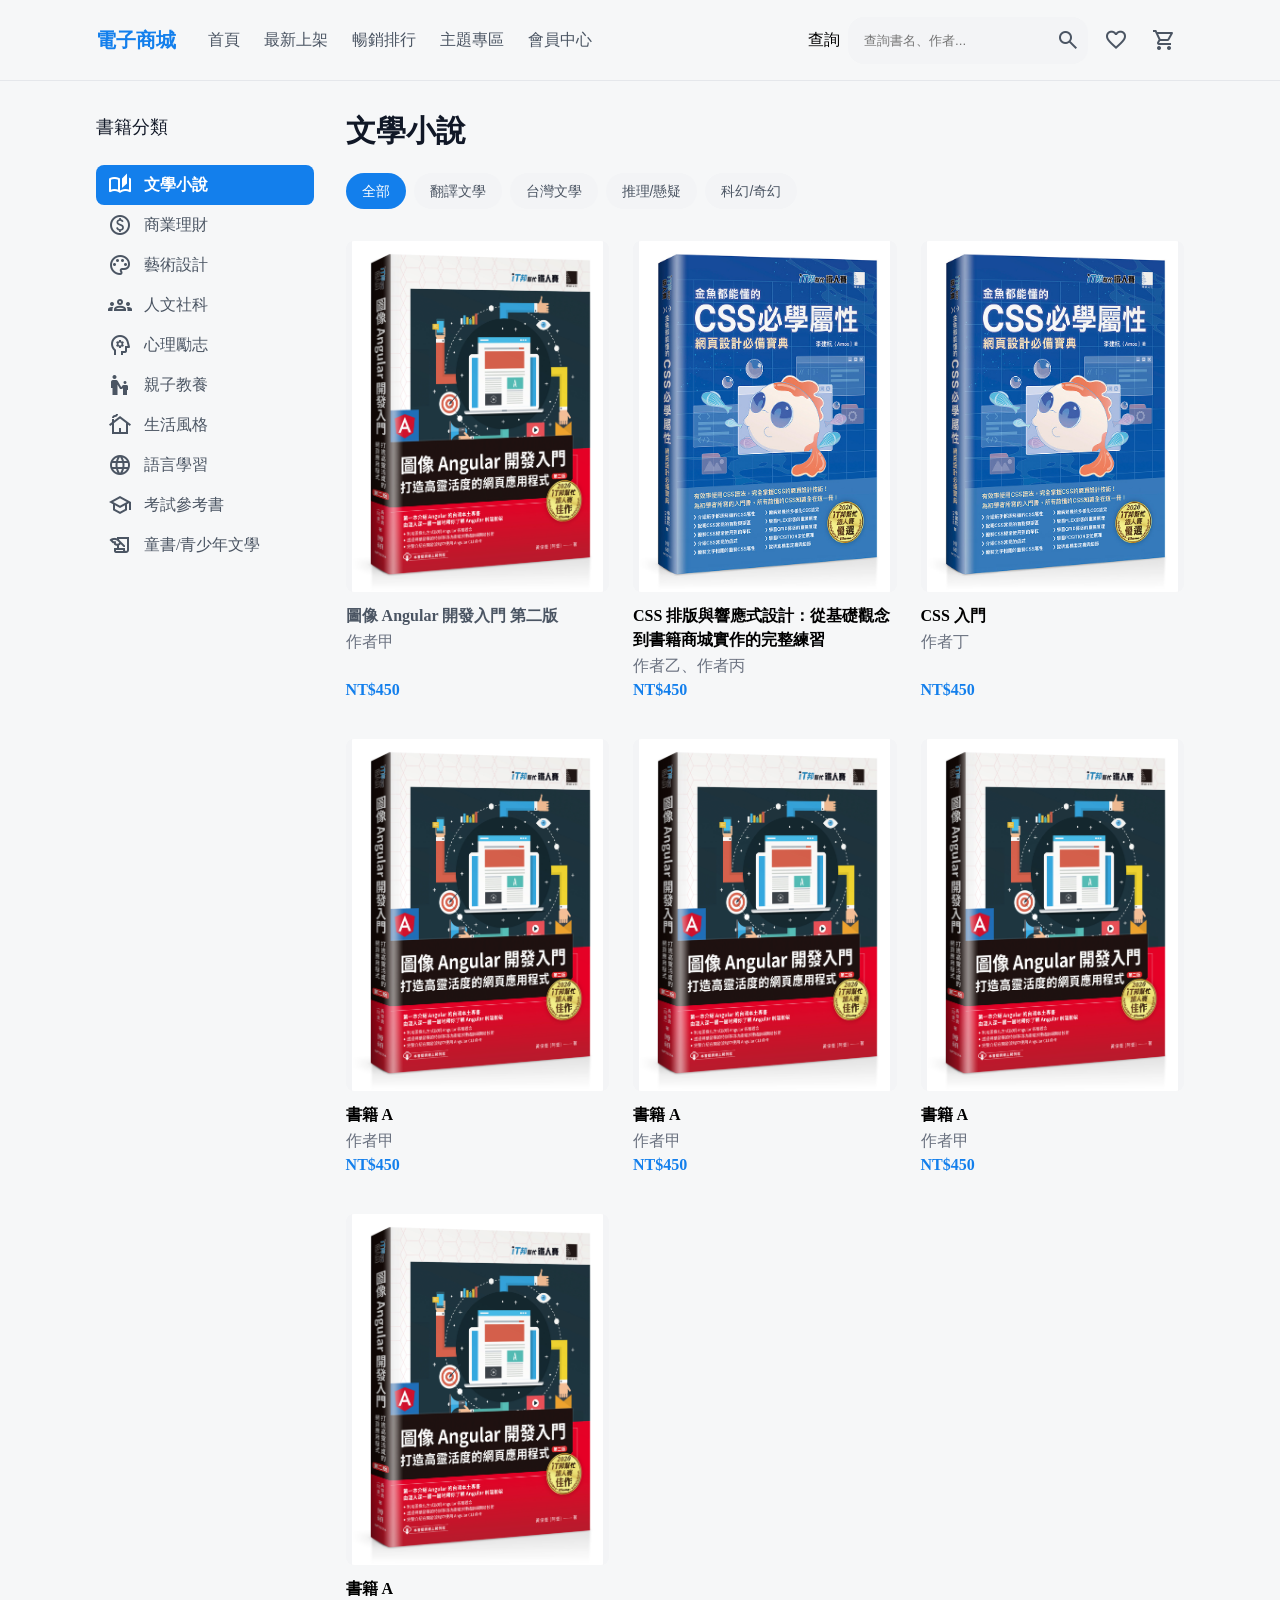
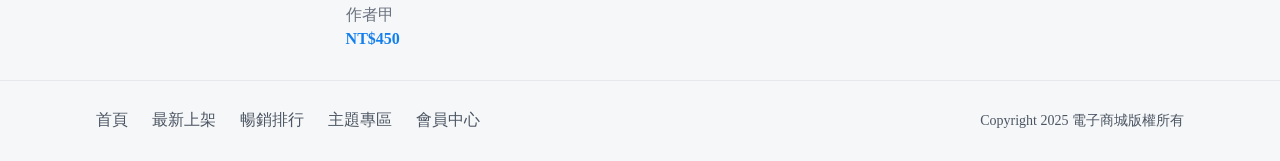
<file: src/index.html>
<!doctype html>
<html lang="zh-Hant">
  <head>
    <meta charset="UTF-8" />
    <meta name="viewport" content="width=device-width, initial-scale=1.0" />
    <title>電子商城</title>
    <link href="https://fonts.googleapis.com/css2?family=MaterialSymbolsOutlined" rel="stylesheet" />
    <link rel="stylesheet" href="style.min.css" />
  </head>
  <body>
    <section>
      <header>
        <div class="container">
          <div class="header-inner">
            <div class="header-brand">
              <h3 class="site-title">電子商城</h3>
              <nav>
                <a href="#">首頁</a>
                <a href="#">最新上架</a>
                <a href="#">暢銷排行</a>
                <a href="#">主題專區</a>
                <a href="#">會員中心</a>
              </nav>
            </div>
            <div class="header-actions">
              <label for="book-search">查詢</label>
              <div class="search">
                <input id="book-search" type="search" placeholder="查詢書名、作者..." />
                <button type="button" aria-label="搜尋">
                  <span class="material-symbols-outlined" aria-hidden="true">search</span>
                </button>
              </div>
              <button type="button" aria-label="我的最愛">
                <span class="material-symbols-outlined" aria-hidden="true">favorite</span>
              </button>
              <button type="button" aria-label="購物車">
                <span class="material-symbols-outlined" aria-hidden="true">shopping_cart</span>
              </button>
            </div>
          </div>
        </div>
      </header>
      <div class="main">
        <div class="container">
          <div class="content-layout">
            <aside class="category-sidebar">
              <h2 id="category-title">書籍分類</h2>
              <nav class="category-nav" aria-labelledby="category-title">
                <a href="#" class="active" aria-current="true">
                  <span class="material-symbols-outlined" aria-hidden="true">auto_stories</span>
                  <span>文學小說</span>
                </a>
                <a href="#">
                  <span class="material-symbols-outlined" aria-hidden="true">paid</span>
                  <span>商業理財</span>
                </a>
                <a href="#">
                  <span class="material-symbols-outlined" aria-hidden="true">palette</span>
                  <span>藝術設計</span>
                </a>
                <a href="#">
                  <span class="material-symbols-outlined" aria-hidden="true">groups</span>
                  <span>人文社科</span>
                </a>
                <a href="#">
                  <span class="material-symbols-outlined" aria-hidden="true">psychology</span>
                  <span>心理勵志</span>
                </a>
                <a href="#">
                  <span class="material-symbols-outlined" aria-hidden="true">escalator_warning</span>
                  <span>親子教養</span>
                </a>
                <a href="#">
                  <span class="material-symbols-outlined" aria-hidden="true">cottage</span>
                  <span>生活風格</span>
                </a>
                <a href="#">
                  <span class="material-symbols-outlined" aria-hidden="true">language</span>
                  <span>語言學習</span>
                </a>
                <a href="#">
                  <span class="material-symbols-outlined" aria-hidden="true">school</span>
                  <span>考試參考書</span>
                </a>
                <a href="#">
                  <span class="material-symbols-outlined" aria-hidden="true">history_edu</span>
                  <span>童書/青少年文學</span>
                </a>
              </nav>
            </aside>
            <main class="book-main">
              <h1>文學小說</h1>
              <div class="mobile-tools">
                <label for="mobile-search">書名或作者</label>
                <input id="mobile-search" type="search" placeholder="輸入書名或作者" />
                <details>
                  <summary>書籍分類</summary>
                  <nav aria-label="手機書籍分類">
                    <a href="#" aria-current="true">文學小說</a>
                    <a href="#">商業理財</a>
                    <a href="#">藝術設計</a>
                    <a href="#">人文社科</a>
                    <a href="#">心理勵志</a>
                    <a href="#">親子教養</a>
                    <a href="#">生活風格</a>
                    <a href="#">語言學習</a>
                    <a href="#">考試參考書</a>
                    <a href="#">童書/青少年文學</a>
                  </nav>
                </details>
              </div>
              <div class="tag">
                <button type="button" class="selected">全部</button>
                <button type="button">翻譯文學</button>
                <button type="button">台灣文學</button>
                <button type="button">推理/懸疑</button>
                <button type="button">科幻/奇幻</button>
              </div>
              <div class="books">
                <div>
                  <img src="./assets/images/angular.jpg" alt="圖像 Angular 開發入門第二版封面" />
                  <h4><a href="./book.html" target="_blank">圖像 Angular 開發入門 第二版</a></h4>
                  <span>作者甲</span>
                  <span>NT$450</span>
                </div>
                <div>
                  <img src="./assets/images/css.jpg" alt="CSS 書籍封面" />
                  <h4>CSS 排版與響應式設計：從基礎觀念到書籍商城實作的完整練習</h4>
                  <span>作者乙、作者丙</span>
                  <span>NT$450</span>
                </div>
                <div>
                  <img src="./assets/images/css.jpg" alt="CSS 書籍封面" />
                  <h4>CSS 入門</h4>
                  <span>作者丁</span>
                  <span>NT$450</span>
                </div>
                <div>
                  <img src="./assets/images/angular.jpg" alt="圖像 Angular 開發入門第二版封面" />
                  <h4>書籍 A</h4>
                  <span>作者甲</span>
                  <span>NT$450</span>
                </div>
                <div>
                  <img src="./assets/images/angular.jpg" alt="圖像 Angular 開發入門第二版封面" />
                  <h4>書籍 A</h4>
                  <span>作者甲</span>
                  <span>NT$450</span>
                </div>
                <div>
                  <img src="./assets/images/angular.jpg" alt="圖像 Angular 開發入門第二版封面" />
                  <h4>書籍 A</h4>
                  <span>作者甲</span>
                  <span>NT$450</span>
                </div>
                <div>
                  <img src="./assets/images/angular.jpg" alt="圖像 Angular 開發入門第二版封面" />
                  <h4>書籍 A</h4>
                  <span>作者甲</span>
                  <span>NT$450</span>
                </div>
              </div>
            </main>
          </div>
        </div>
      </div>
      <footer>
        <div class="container">
          <div class="footer-inner">
            <nav class="footer-nav" aria-label="頁尾導覽">
              <a href="#">首頁</a>
              <a href="#">最新上架</a>
              <a href="#">暢銷排行</a>
              <a href="#">主題專區</a>
              <a href="#">會員中心</a>
            </nav>
            <p>Copyright 2025 電子商城版權所有</p>
          </div>
        </div>
      </footer>
    </section>
  </body>
</html>
</file>
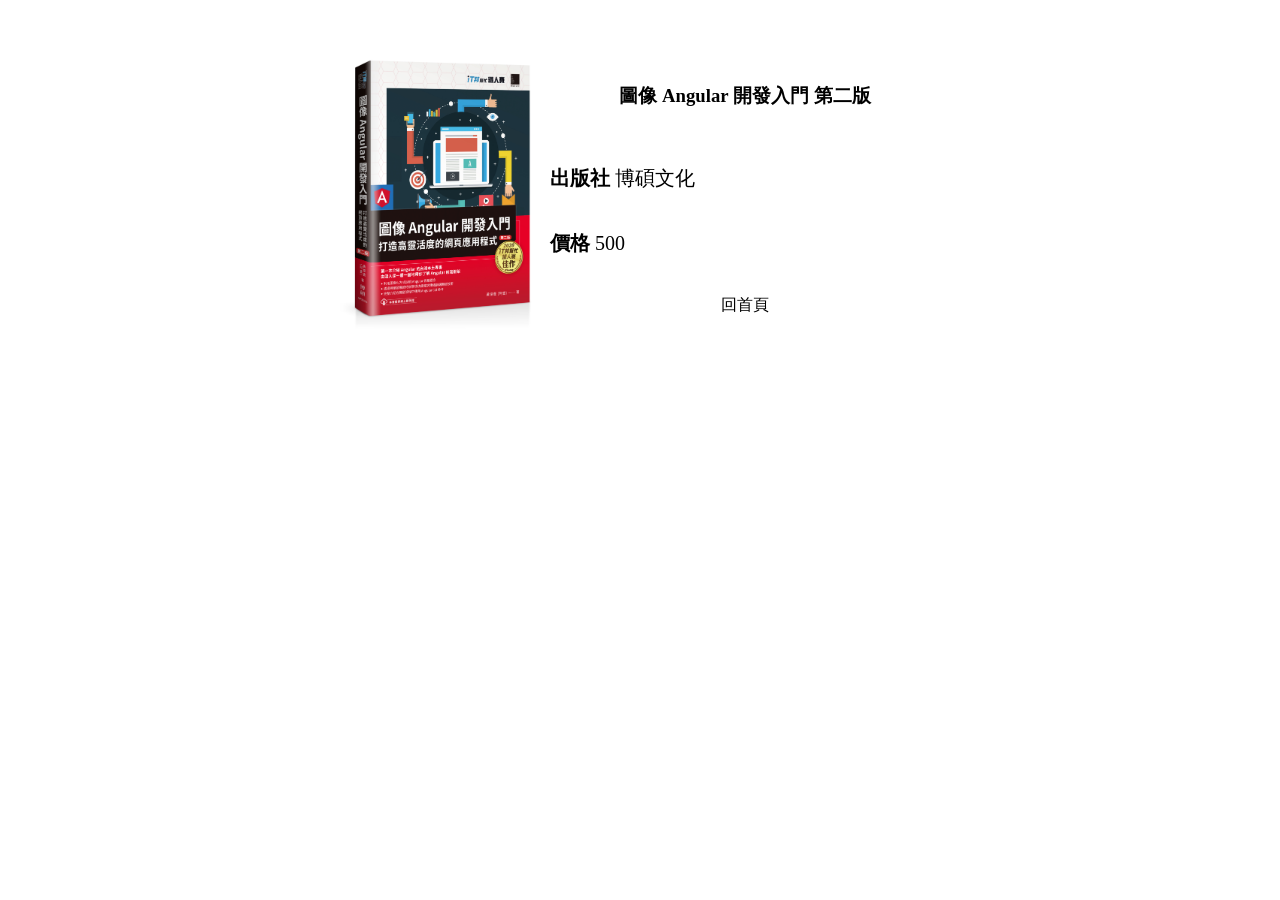
<file: src/angular.html>
<!doctype html>
<html lang="en">
  <head>
    <meta charset="UTF-8" />
    <meta name="viewport" content="width=device-width, initial-scale=1.0" />
    <title>圖像 Angular 開發入門 第二版</title>
    <link rel="stylesheet" href="angular.css" />
  </head>
  <body>
    <section class="container">
      <img src="./assets/images/angular.jpg" alt="" />
      <h3>圖像 Angular 開發入門 第二版</h3>
      <div class="column">
        <strong>出版社</strong>
        <span>博碩文化</span>
      </div>
      <div class="column">
        <strong>價格</strong>
        <span>500</span>
      </div>
      <div class="toolbar">
        <a href="./index.html">回首頁</a>
      </div>
    </section>
  </body>
</html>
</file>
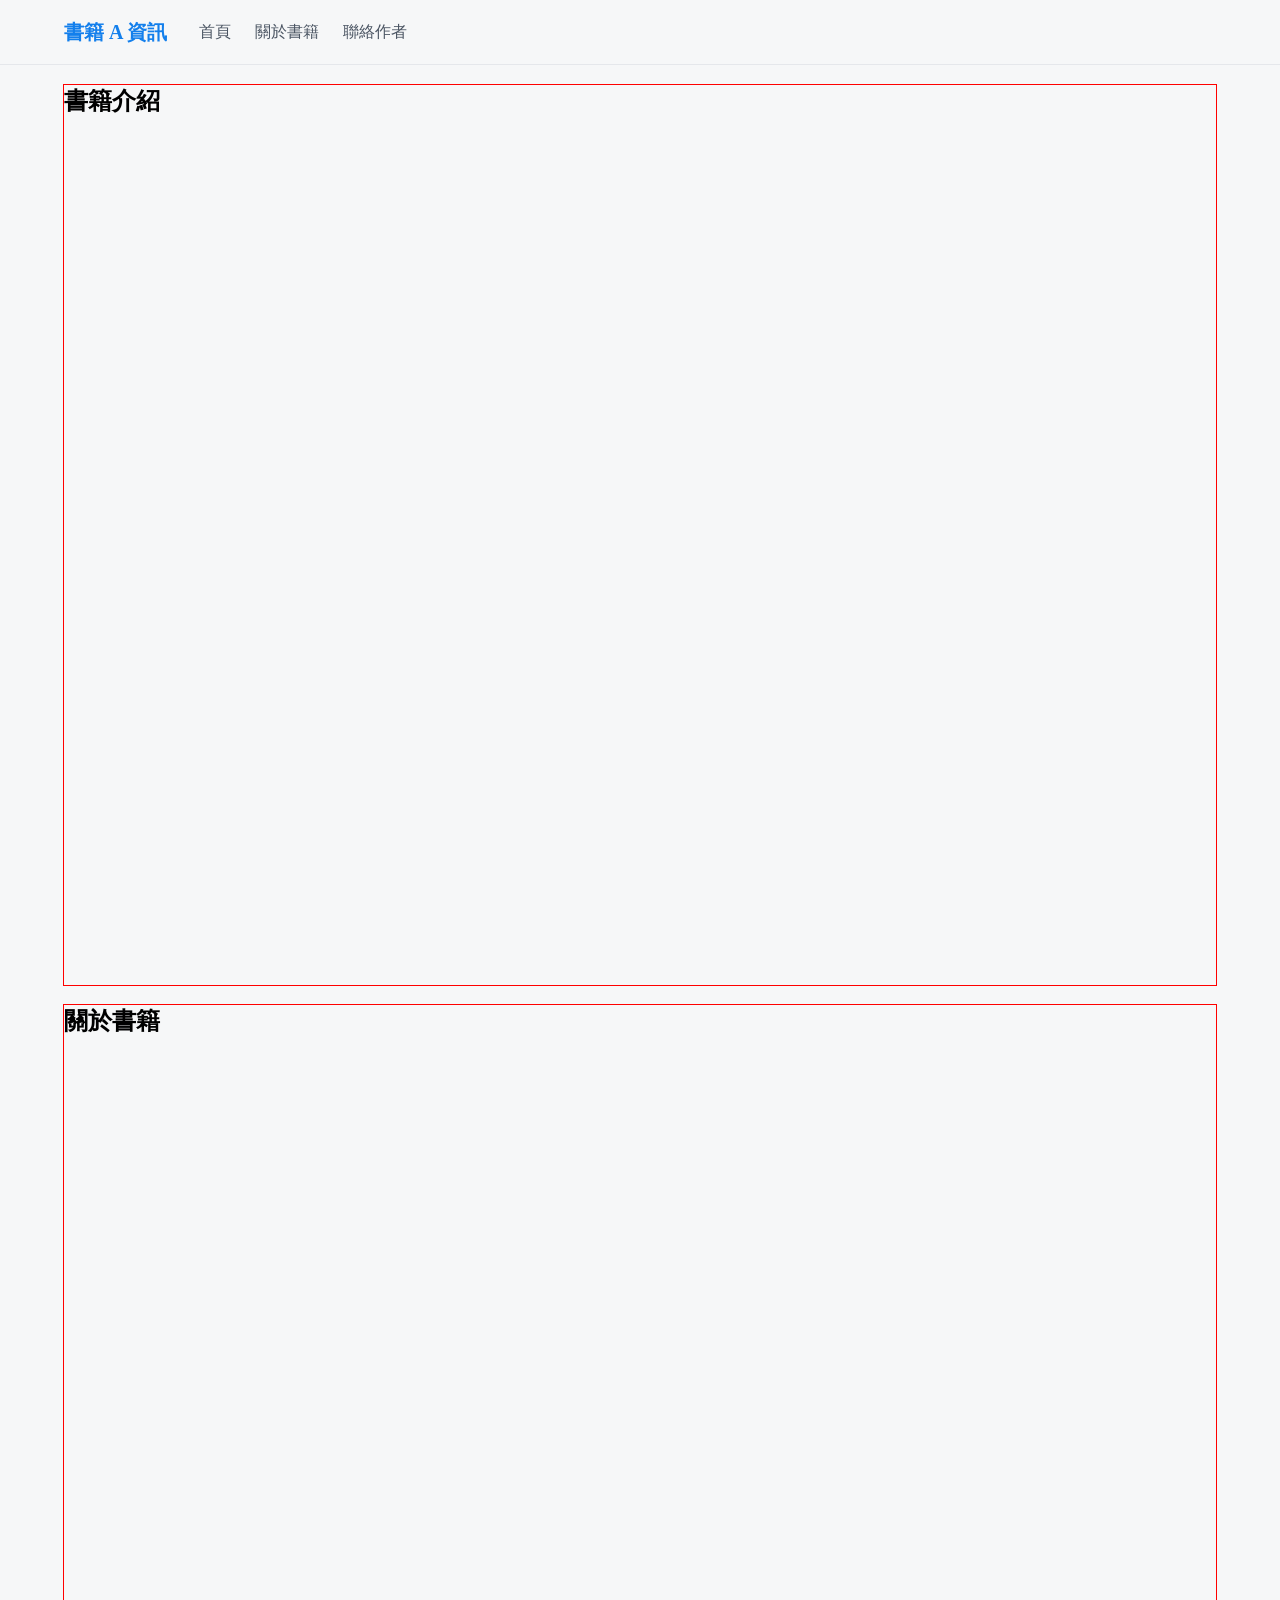
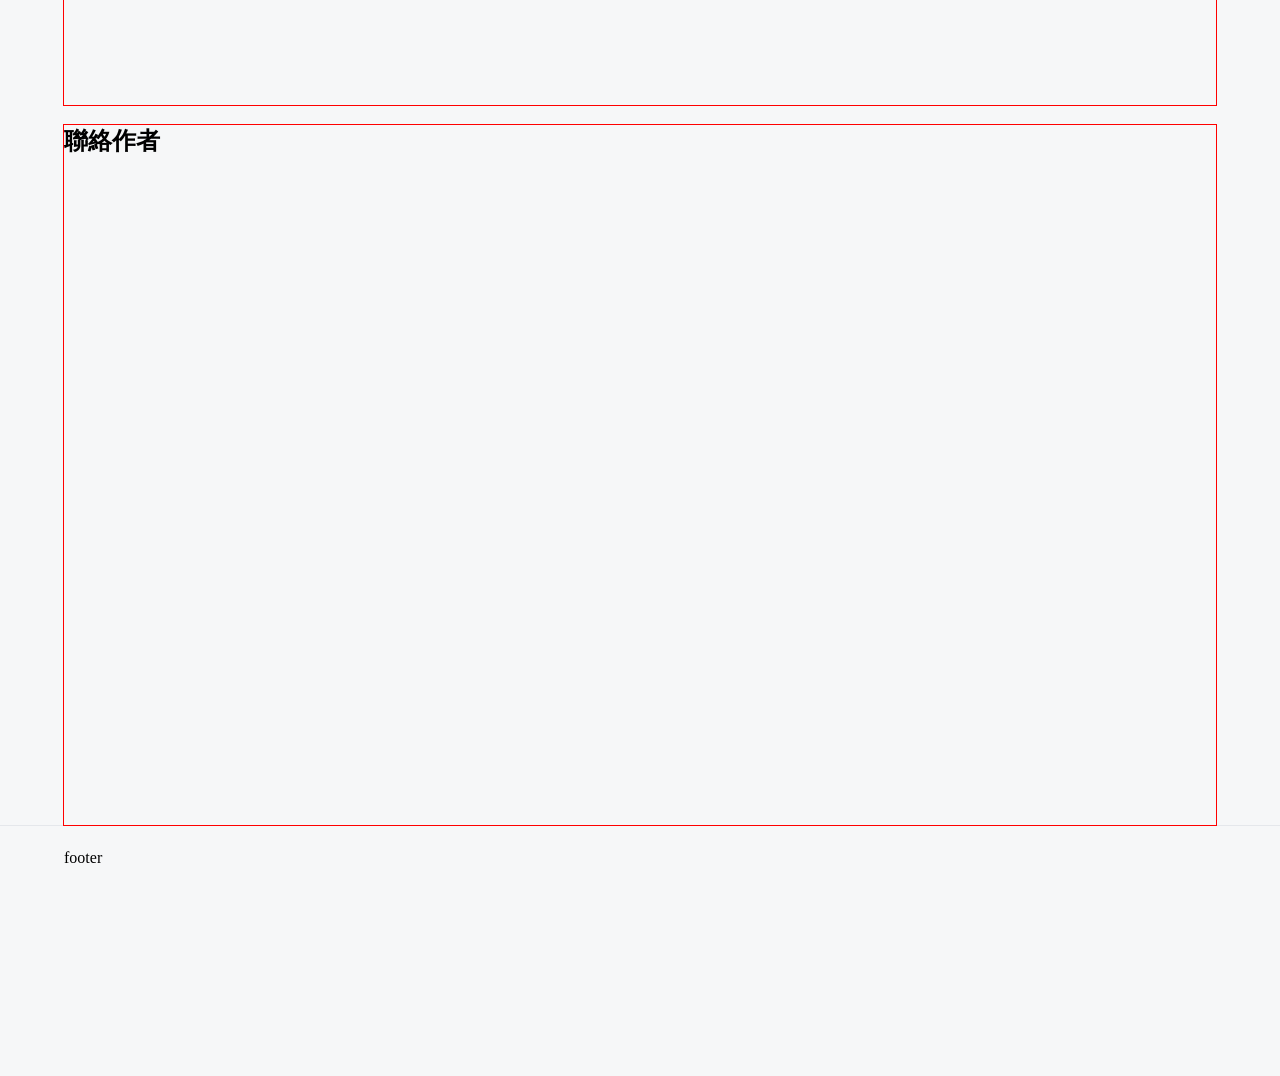
<file: src/book.html>
<!doctype html>
<html lang="zh-Hant">
  <head>
    <meta charset="UTF-8" />
    <meta name="viewport" content="width=device-width, initial-scale=1.0" />
    <title>書籍 A 資訊</title>
    <link rel="stylesheet" href="book.min.css" />
  </head>
  <body>
    <section>
      <header>
        <div class="container">
          <div>
            <strong class="book-brand">書籍 A 資訊</strong>
            <nav aria-label="書籍頁導覽">
              <a href="#home">首頁</a>
              <a href="#book">關於書籍</a>
              <a href="#contact">聯絡作者</a>
            </nav>
          </div>
        </div>
      </header>
      <main class="wrapper">
        <div id="home" class="home"><h1>書籍介紹</h1></div>
        <div id="book" class="page"><h2>關於書籍</h2></div>
        <div id="contact" class="page"><h2>聯絡作者</h2></div>
      </main>
      <footer>
        <div class="container">
          <div>footer</div>
        </div>
      </footer>
    </section>
  </body>
</html>
</file>
<file: src/angular.css>
section.container {
  margin: 0px auto;
  margin-top: 50px;
  width: 600px;
  display: grid;
  grid-template-columns: 200px 1fr;
  gap: 10px;
}

img {
  width: 100%;
  grid-row: 1 / 5;
}

h3,
div.toolbar {
  text-align: center;
  align-self: center;
}

div.column {
  font-size: 20px;
  align-self: center;
}

a,
a:active,
a:hover,
a:focus {
  color: black;
  text-decoration: none;
}
</file>
<file: src/style.min.css>
:root{--search-bar-display: flex;--aside-display: block;--book-min-width: 256px;--container-padding-left: 2rem;--container-padding-right: 2rem;--nav-display: flex}@media(max-width: 1024px){:root{--search-bar-display: none;--aside-display: none;--book-min-width: 200px}}@media(max-width: 640px){:root{--container-padding-left: 1.5rem;--container-padding-right: 1.5rem;--nav-display: none}}:root{--primary-color: #137fec;--background-color: #f6f7f8;--text-color: #4b5563;--border-color: #e5e7eb;--gray-color-100: #f3f4f6;--gray-color-500: #6b7280;--header-color: #111827}section{display:flex;flex-direction:column;min-height:100vh}section>.main{flex-grow:1}.container{width:100%;max-width:90vw;box-sizing:border-box;margin:0px auto;padding-left:var(--container-padding-left);padding-right:var(--container-padding-right)}a{color:var(--text-color);text-decoration:none}a:hover{color:var(--primary-color)}a:focus-visible{outline:2px solid var(--primary-color);outline-offset:3px}header{border-bottom:solid 1px var(--border-color);background-color:var(--background-color);position:sticky;top:0;z-index:50}header .header-inner{min-height:4rem;height:auto;padding-block:.5rem;display:flex;flex-wrap:wrap;gap:.5rem 1rem;justify-content:space-between;align-items:center}header .header-inner .site-title{margin:0px;font-size:1.25rem;font-weight:700;line-height:1.75rem;color:#137fec}header .header-inner .header-brand,header .header-inner .header-actions{display:flex;align-items:center}header .header-inner .header-brand.header-brand,header .header-inner .header-actions.header-brand{min-width:0;flex-wrap:wrap;gap:.5rem 2rem}header .header-inner .header-brand.header-actions,header .header-inner .header-actions.header-actions{gap:.5rem}header .header-inner nav{display:var(--nav-display);flex-wrap:wrap;gap:1.5rem}header .header-inner label[for=book-search]{display:var(--search-bar-display)}header .header-inner div.search{display:var(--search-bar-display);align-items:stretch;gap:0}header .header-inner div.search input{border-top-left-radius:1rem;border-bottom-left-radius:1rem;width:200px;padding:1rem .5rem 1rem 1rem;border:none;background-color:var(--gray-color-100)}header .header-inner div.search button{border-top-right-radius:1rem;border-bottom-right-radius:1rem;padding:.5rem;border:none;cursor:pointer;background-color:var(--gray-color-100)}header .header-inner .search input:focus-visible,header .header-inner button:focus-visible{outline:2px solid var(--primary-color);outline-offset:3px}header .header-inner button{background-color:rgba(0,0,0,0);padding:.5rem;border:none;cursor:pointer;color:var(--text-color);display:inline-flex;align-items:center;justify-content:center}header .material-symbols-outlined{font-size:1.5rem;line-height:1}.content-layout{display:flex;align-items:flex-start;gap:2rem;padding-block:2rem}.category-sidebar{display:var(--aside-display);width:20%;flex-shrink:0;position:sticky;top:6rem}.category-sidebar h2{margin:0;font-size:1.125rem;font-weight:500;line-height:1.75rem;color:var(--header-color)}.category-sidebar .category-nav{margin-block:1.5rem}.category-sidebar .category-nav a{display:flex;align-items:center;gap:.75rem;padding:.5rem .75rem;border-radius:.5rem;overflow-wrap:anywhere}.category-sidebar .category-nav a:hover{background-color:var(--gray-color-100);color:var(--primary-color)}.category-sidebar .category-nav a.active{background-color:var(--primary-color);color:#fff;font-weight:700}.category-sidebar .category-nav .material-symbols-outlined{flex-shrink:0;font-size:1.5rem;line-height:1}.book-main{flex:1 1 0%;min-width:0;overflow-wrap:anywhere}.book-main h1{margin:0 0 1.5rem;font-size:1.875rem;font-weight:600;line-height:2.25rem;color:var(--header-color)}.book-main .tag{display:flex;flex-wrap:wrap;gap:.5rem;margin-bottom:2rem}.book-main .tag button{padding:.5rem 1rem;border:0;border-radius:1.5rem;font-size:.875rem;font-weight:500;line-height:1.25rem;color:var(--text-color);background-color:var(--gray-color-100);cursor:pointer}.book-main .tag button:focus-visible{outline:2px solid var(--primary-color);outline-offset:3px}.book-main .tag button.selected{background-color:var(--primary-color);color:#fff}.book-main .books{display:grid;grid-template-columns:repeat(auto-fill, minmax(min(100%, var(--book-min-width)), 1fr));gap:2.5rem 1.5rem}.book-main .books>div{display:flex;flex-direction:column;gap:.25rem;min-width:0;overflow-wrap:anywhere}.book-main .books>div img{display:block;width:100%;border-radius:.5rem;aspect-ratio:3/4;-o-object-fit:contain;object-fit:contain;background:var(--gray-color-100)}.book-main .books>div h4{margin:.5rem 0 0;font-size:1rem;font-weight:600;line-height:1.5rem}.book-main .books>div h4 a:hover{color:var(--primary-color)}.book-main .books>div h4 a:focus-visible{outline:2px solid var(--primary-color);outline-offset:3px}.book-main .books>div span:first-of-type{color:var(--gray-color-500)}.book-main .books>div span:last-of-type{color:var(--primary-color);font-weight:700;margin-top:auto}.mobile-tools{display:none}@media(max-width: 1024px){.mobile-tools{display:grid;gap:.75rem;margin-bottom:1.5rem}.mobile-tools input{width:100%;min-width:0;box-sizing:border-box;padding:.75rem}.mobile-tools summary{cursor:pointer;padding-block:.5rem}.mobile-tools nav{display:grid;gap:.5rem}}.mobile-tools :focus-visible{outline:2px solid var(--primary-color);outline-offset:3px}footer{border-top:1px solid var(--border-color)}footer .footer-inner{display:flex;flex-wrap:wrap;justify-content:space-between;align-items:center;gap:1rem 1.5rem;padding-block:1rem}footer .footer-nav{display:flex;flex-wrap:wrap;gap:.75rem 1.5rem;display:var(--nav-display)}footer p{color:var(--text-color);font-size:.875rem;font-weight:400;line-height:1.25rem}html,body{margin:0;padding:0}body{background-color:var(--background-color)}/*# sourceMappingURL=style.min.css.map */
</file>
<file: src/book.min.css>
:root{--primary-color: #137fec;--background-color: #f6f7f8;--text-color: #4b5563;--border-color: #e5e7eb;--gray-color-100: #f3f4f6;--gray-color-500: #6b7280;--header-color: #111827}:root{--search-bar-display: flex;--aside-display: block;--book-min-width: 256px;--container-padding-left: 2rem;--container-padding-right: 2rem;--nav-display: flex}@media(max-width: 1024px){:root{--search-bar-display: none;--aside-display: none;--book-min-width: 200px}}@media(max-width: 640px){:root{--container-padding-left: 1.5rem;--container-padding-right: 1.5rem;--nav-display: none}}section{width:100%}section div.container{max-width:90vw;margin:0px auto;padding-left:var(--container-padding-left);padding-right:var(--container-padding-right)}section div.container>div{width:100%;height:4rem;display:flex;align-items:center}section main.wrapper{max-width:90vw;margin:0 auto;padding-left:var(--container-padding-left);padding-right:var(--container-padding-right)}section main.wrapper>div{outline:solid 1px red}section main.wrapper>div[id]{scroll-margin-top:var(--book-header-offset)}section main.wrapper>div.home{height:100vh}section main.wrapper>div.page{min-height:700px}a{color:var(--text-color);text-decoration:inherit}a:hover{color:var(--primary-color)}header{border-bottom:solid 1px var(--border-color);background-color:var(--background-color);position:sticky;top:0;z-index:50}header div.container>div{gap:2rem}header .book-brand{margin:0px;font-size:1.25rem;font-weight:700;line-height:1.75rem;color:var(--primary-color)}header nav{display:var(--nav-display);gap:1.5rem}footer{border-top:1px solid var(--border-color);height:250px}html,body{margin:0;padding:0}html{--book-header-offset: 5rem;scroll-behavior:smooth}body{background-color:var(--background-color)}@media(prefers-reduced-motion: reduce){html{scroll-behavior:auto}}/*# sourceMappingURL=book.min.css.map */
</file>
